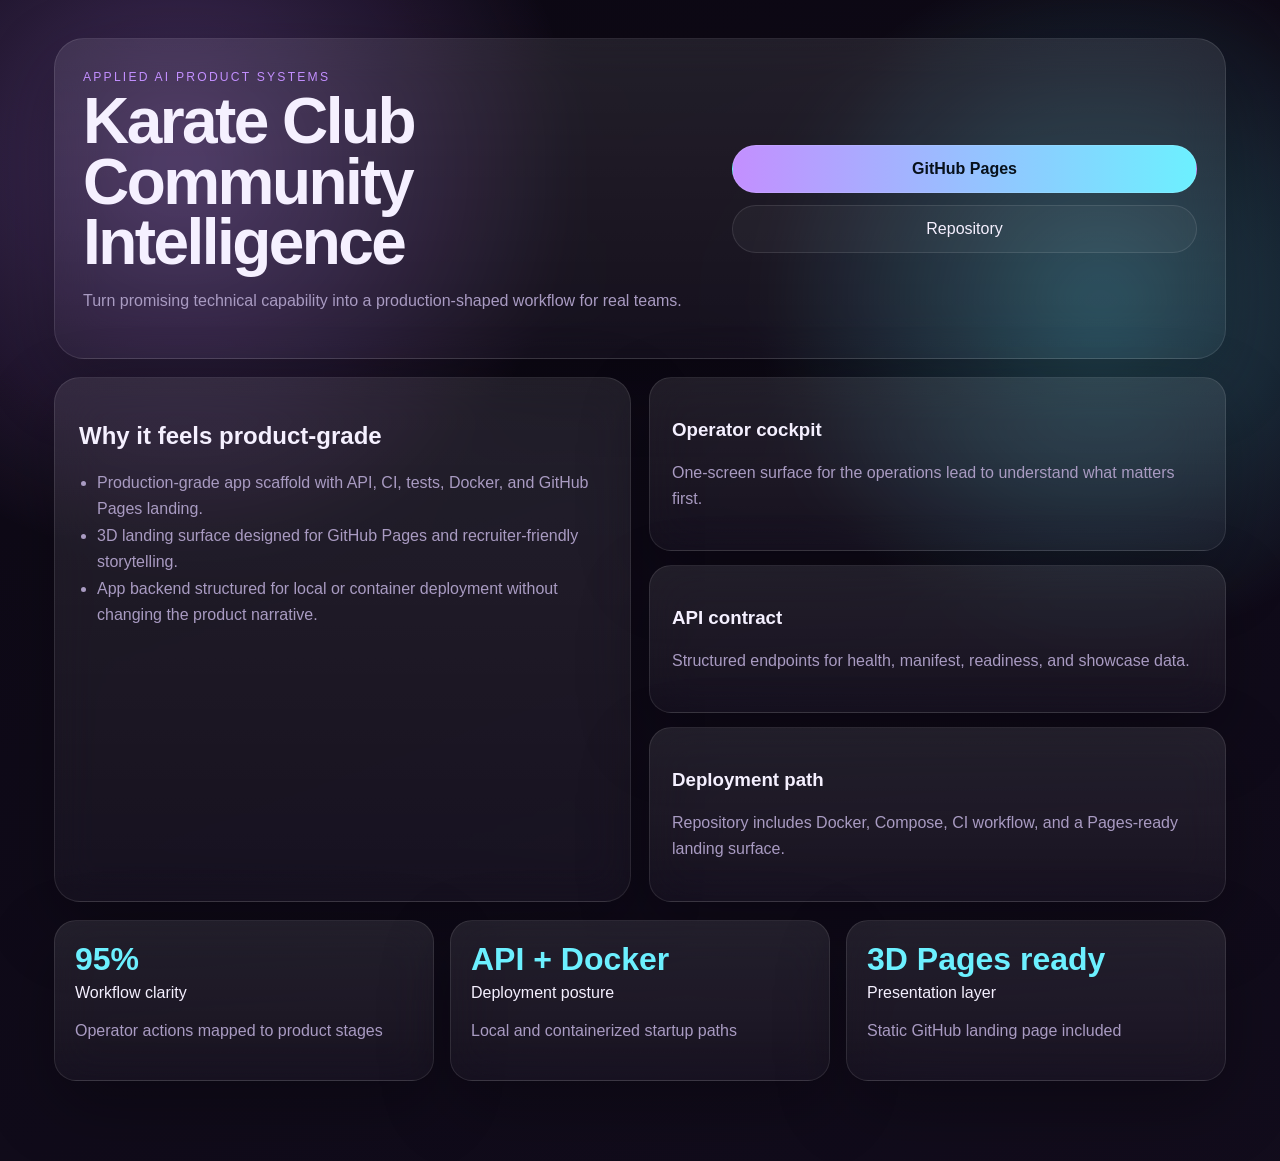
<file: docs/index.html>
<!DOCTYPE html>
<html lang="en">
<head>
  <meta charset="UTF-8" />
  <meta name="viewport" content="width=device-width, initial-scale=1.0" />
  <title>Karate Club Community Intelligence Landing</title>
  <link rel="stylesheet" href="landing.css" />
</head>
<body>
  <div class="scene" id="scene">
    <div class="backdrop"></div>
    <main class="deck">
      <section class="hero-card glass">
        <div>
          <span class="eyebrow">Applied AI product systems</span>
          <h1>Karate Club Community Intelligence</h1>
          <p>Turn promising technical capability into a production-shaped workflow for real teams.</p>
        </div>
        <nav class="cta-stack">
          <a class="cta primary" href="https://r-behera.github.io/karateclub-community-intelligence/">GitHub Pages</a>
          <a class="cta" href="https://github.com/R-behera/karateclub-community-intelligence">Repository</a>
        </nav>
      </section>
      <section class="orbit-grid">
        <div class="glass panel large">
          <h2>Why it feels product-grade</h2>
          <ul><li>Production-grade app scaffold with API, CI, tests, Docker, and GitHub Pages landing.</li><li>3D landing surface designed for GitHub Pages and recruiter-friendly storytelling.</li><li>App backend structured for local or container deployment without changing the product narrative.</li></ul>
        </div>
        <div id="cards" class="card-stack"></div>
      </section>
      <section class="metrics-row" id="metrics"></section>
    </main>
  </div>
  <script>window.PROJECT_MANIFEST = {"slug": "karateclub-community-intelligence", "title": "Karate Club Community Intelligence", "summary": "![Demo Screenshot](demo/screenshot.png)", "domain": "Applied AI product systems", "audience": "operations lead", "promise": "Turn promising technical capability into a production-shaped workflow for real teams.", "hero": ["Production-grade app scaffold with API, CI, tests, Docker, and GitHub Pages landing.", "3D landing surface designed for GitHub Pages and recruiter-friendly storytelling.", "App backend structured for local or container deployment without changing the product narrative."], "kpis": [{"label": "Workflow clarity", "value": "95%", "note": "Operator actions mapped to product stages"}, {"label": "Deployment posture", "value": "API + Docker", "note": "Local and containerized startup paths"}, {"label": "Presentation layer", "value": "3D Pages ready", "note": "Static GitHub landing page included"}], "stages": ["ingest", "validate", "analyze", "decide", "monitor"], "cards": [{"title": "Operator cockpit", "body": "One-screen surface for the operations lead to understand what matters first."}, {"title": "API contract", "body": "Structured endpoints for health, manifest, readiness, and showcase data."}, {"title": "Deployment path", "body": "Repository includes Docker, Compose, CI workflow, and a Pages-ready landing surface."}], "scene": "depth-columns", "theme": {"bg": "#0c0812", "surface": "#171022", "ink": "#f5f0ff", "muted": "#a99bc2", "accent": "#c38fff", "accent2": "#6cf0ff"}, "pages_url": "https://r-behera.github.io/karateclub-community-intelligence/", "api_examples": {"health": {"status": "ok", "project": "karateclub-community-intelligence"}, "readiness": {"api": "ready", "landing_page": "docs/index.html", "container": "Dockerfile present"}, "signals": [{"name": "Decision coverage", "status": "strong", "detail": "App and landing narrative aligned"}, {"name": "Operator context", "status": "strong", "detail": "Primary user anchored as operations lead"}, {"name": "Delivery path", "status": "ready", "detail": "Pages + containerized app scaffold generated"}]}};</script>
  <script src="landing.js"></script>
</body>
</html>
</file>
<file: docs/landing.css>
:root{--bg:#0c0812;--surface:#171022;--ink:#f5f0ff;--muted:#a99bc2;--accent:#c38fff;--accent2:#6cf0ff;--rx:0deg;--ry:0deg;}*{box-sizing:border-box}html,body{margin:0;min-height:100%;font-family:Inter,Segoe UI,sans-serif;background:var(--bg);color:var(--ink)}.scene{min-height:100vh;overflow:hidden;position:relative;transform-style:preserve-3d;perspective:1600px}.backdrop{position:absolute;inset:-10%;background:radial-gradient(circle at 20% 20%,color-mix(in srgb,var(--accent) 30%, transparent),transparent 24%),radial-gradient(circle at 80% 30%,color-mix(in srgb,var(--accent2) 28%, transparent),transparent 22%),linear-gradient(160deg,var(--bg),color-mix(in srgb,var(--surface) 78%, black));filter:saturate(1.15)}.deck{position:relative;z-index:2;max-width:1220px;margin:0 auto;padding:38px 24px 80px;transform:rotateX(var(--rx)) rotateY(var(--ry));transition:transform .12s ease-out}.glass{background:linear-gradient(180deg,rgba(255,255,255,.09),rgba(255,255,255,.03));border:1px solid rgba(255,255,255,.1);backdrop-filter:blur(22px);box-shadow:0 24px 70px rgba(0,0,0,.28)}.hero-card{display:grid;grid-template-columns:1.15fr .85fr;gap:20px;padding:28px;border-radius:30px;margin-bottom:18px}.eyebrow{letter-spacing:.18em;text-transform:uppercase;font-size:.76rem;color:var(--accent)}h1{font-size:clamp(2.4rem,5vw,4.8rem);line-height:.94;margin:.4rem 0 1rem;letter-spacing:-.04em}p,li{color:var(--muted);line-height:1.65}.cta-stack{display:flex;flex-direction:column;justify-content:center;gap:12px}.cta{display:inline-flex;justify-content:center;padding:14px 18px;border-radius:999px;text-decoration:none;color:var(--ink);border:1px solid rgba(255,255,255,.1);background:rgba(255,255,255,.04)}.primary{background:linear-gradient(90deg,var(--accent),var(--accent2));color:#07111b;font-weight:700}.orbit-grid{display:grid;grid-template-columns:1fr 1fr;gap:18px;margin-bottom:18px}.panel.large{padding:24px;border-radius:26px}.card-stack{display:grid;gap:14px}.flip{padding:22px;border-radius:22px;transform:translateZ(var(--z))}.metrics-row{display:grid;grid-template-columns:repeat(3,minmax(0,1fr));gap:16px}.metric{padding:20px;border-radius:22px}.metric strong{display:block;font-size:2rem;color:var(--accent2);margin-bottom:.4rem}ul{padding-left:18px;margin:14px 0 0}@media(max-width:980px){.hero-card,.orbit-grid,.metrics-row{grid-template-columns:1fr}.deck{padding:22px 16px 60px}}
</file>
